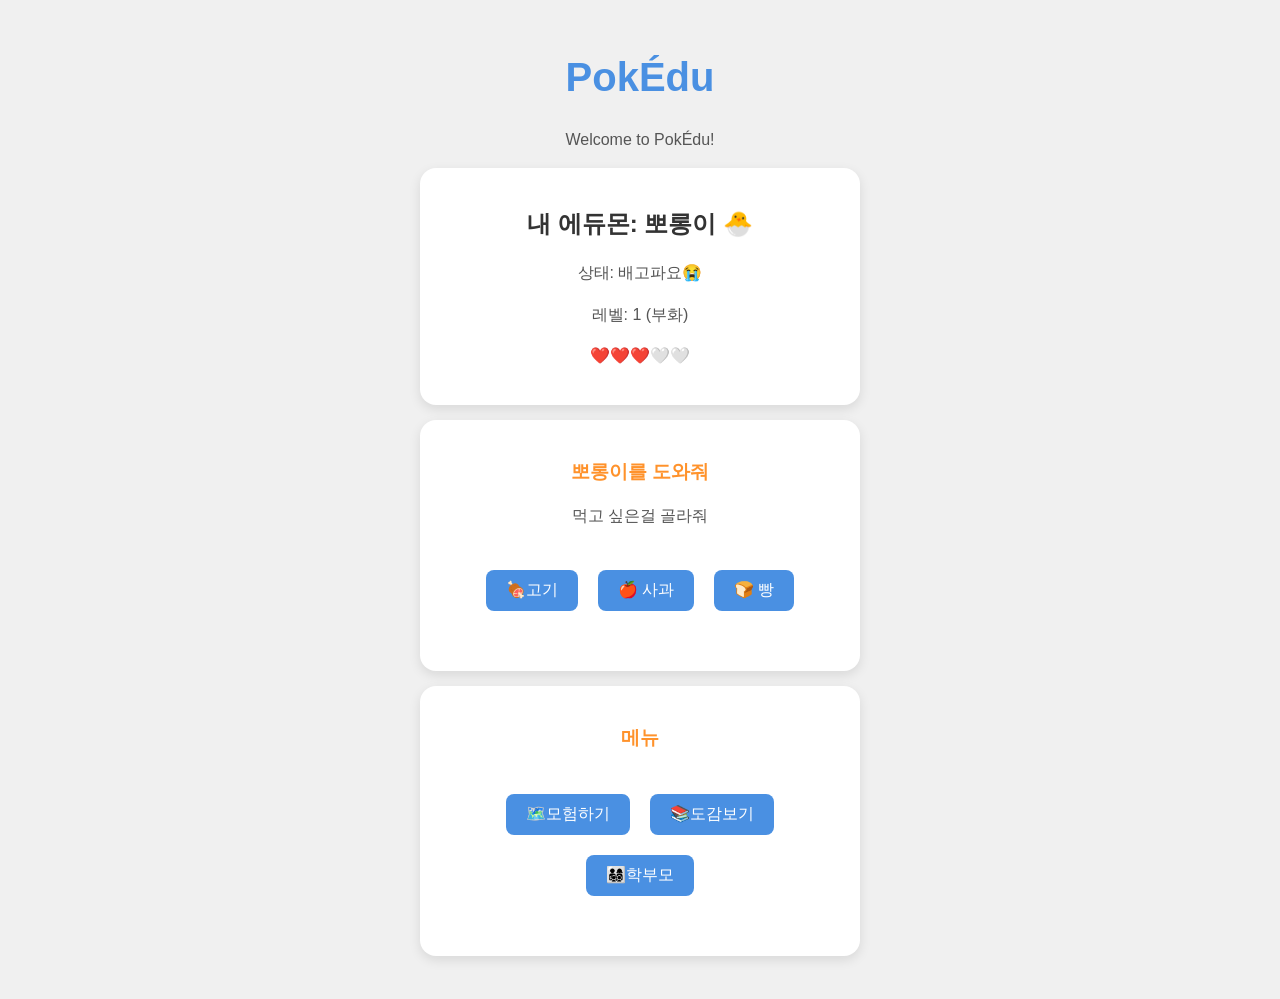
<file: index.html>
<!DOCTYPE html>
<html lang="ko">

<head>
  <meta charset="UTF-8">
  <title>PokÉdu</title>
  <link rel="stylesheet" href="style.css">
</head>

<body>
  <h1>PokÉdu</h1>
  <p>Welcome to PokÉdu!</p>
  <div>
    <h2>내 에듀몬: 뽀롱이 <span id="monster">🐣</span></h2>
    <p id="status">상태: 배고파요😭</p>
    <p id="level">레벨: 1 (부화)</p>
    <p id="heart">❤️❤️❤️🤍🤍</p>
  </div>
  <div>
    <h3>뽀롱이를 도와줘</h3>
    <p>먹고 싶은걸 골라줘</p>
    <div class="button-group">
      <button onclick="feedMonster('🍖고기', '를 ')">🍖고기</button>
      <button onclick="feedMonster('🍎 사과', '를 ')">🍎 사과</button>
      <button onclick="feedMonster('🍞 빵', '을 ')">🍞 빵</button>
    </div>
  </div>
  <div>
    <h3>메뉴</h3>
    <div class="button-group">
      <a href="adventure.html">
        <button>🗺️모험하기</button>
      </a>
      <a href="collection.html">
        <button>📚도감보기</button>
      </a>
      <a href="parent.html">
        <button>👨‍👩‍👧‍👦학부모</button>
      </a>
    </div>
  </div>
  <script>
    let level = 1; // 뽀롱이 레벨
    let heart = 3; // 뽀롱이 하트 (최대 5)
    let hungryTimer = null; // 
    타이머 저장용 변수 추가
    clearTimeout(hungryTimer); // 페이지 로드 시 기존 타이머 초기화
    hungryTimer = setTimeout(getHungry, 5000); // 5초 후 배고파지기 시작
    
    function feedMonster(food, article) {
      // 먹이 줬을 때 팝업
      alert("냠냠! 뽀롱이가 " + food + article + "먹었어요");

      // 상태 배부르게 변경
      document.getElementById("status").innerText = "상태: 배불러요😊";

      // 레벨 올리기
      level++;
      document.getElementById("level").innerText = "레벨: " + level + " (부화)";
      
      // 레벨에 따라 이모지 변경
      if (level >= 31) {
        document.getElementById("monster").innerText = "🦜"; 
      } 
      else if (level >=16) {
        document.getElementById("monster").innerText = "🐤"; 
      }
      else if (level >= 6){
          document.getElementById("monster").innerText = "🐥"; 
      }
      else {
        document.getElementById("monster").innerText = "🐣";  
        }
      // 하트 올리기 (최대 5)
      if (heart < 5) {
        heart++;
        document.getElementById("heart").innerText = "❤️".repeat(heart) + "🤍".repeat(5 - heart);
      }
      // 5초 후 다시 배고파지기
      setTimeout(getHungry, 5000);
    }

    function getHungry() {
      // 상태 배고프게 변경
      document.getElementById("status").innerText = "상태: 배고파요😭";

      // 하트 줄이기 (최소 0)
      if (heart > 0) {
        heart--;
        document.getElementById("heart").innerText = "❤️".repeat(heart) + "🤍".repeat(5 - heart);
      }
    } 
  </script>
</body>

</html>
</file>
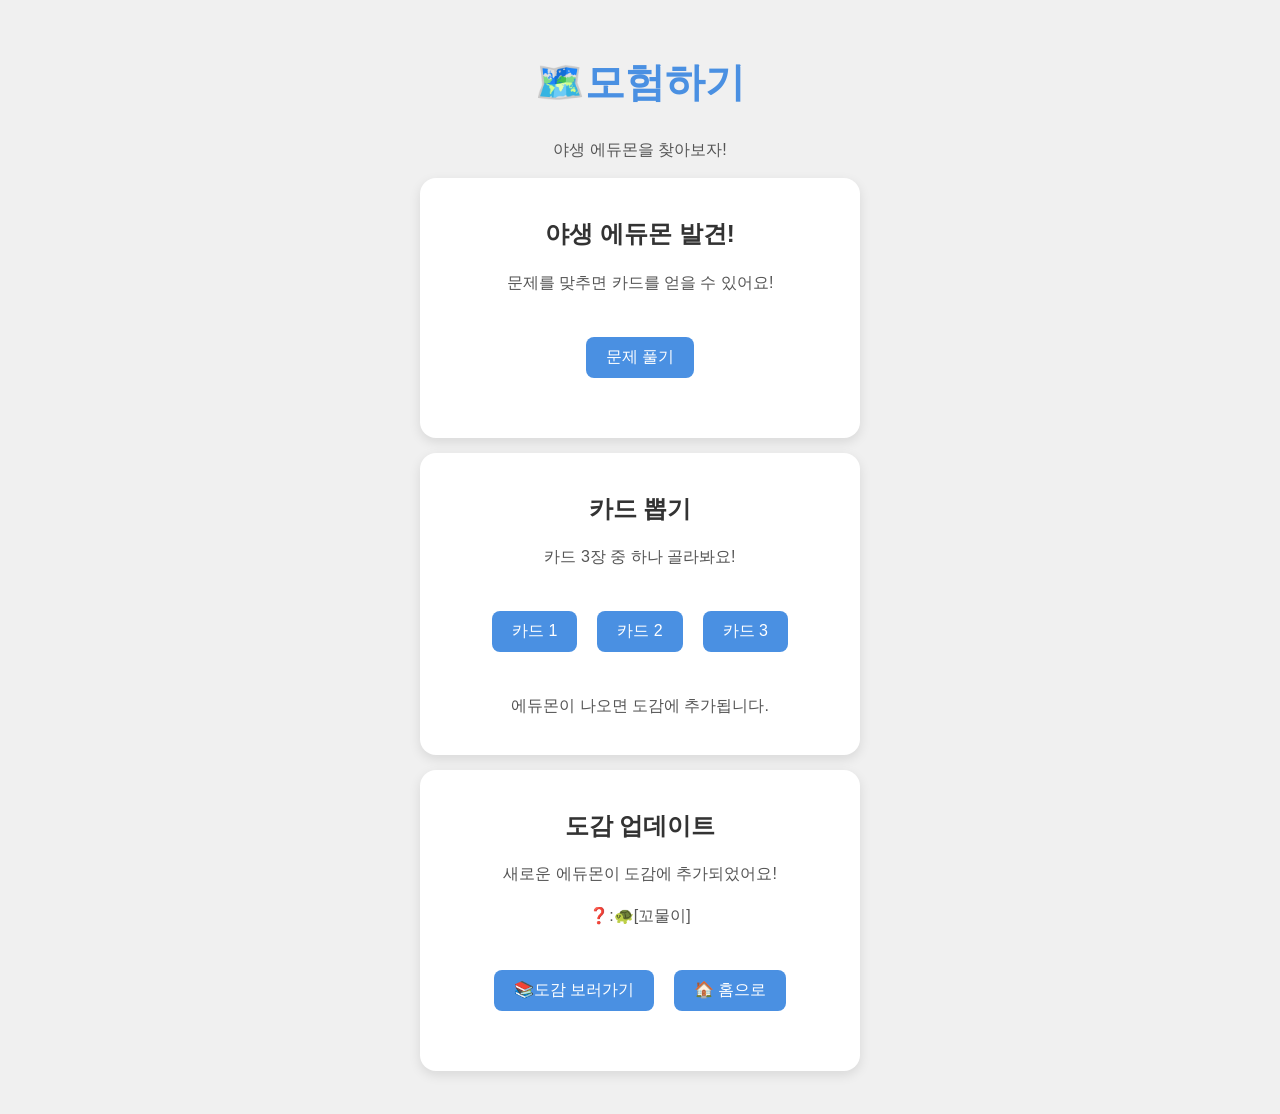
<file: adventure.html>
<!DOCTYPE html>
  <html lang="ko">
    <head>
      <meta charset="UTF-8">
      <title>모험하기 - PokÉdu</title>
      <link rel="stylesheet" href="style.css">    
    </head>
    <body> 
      <h1>🗺️모험하기</h1>
      <p>야생 에듀몬을 찾아보자!</p>
      <div>
        <h2>야생 에듀몬 발견!</h2>
        <p>문제를 맞추면 카드를 얻을 수 있어요!</p>
        <div class="button-group">
          <a href="adventure.html">
            <button>문제 풀기</button>
          </a>
        </div>
      </div>
      <div>
        <h2>카드 뽑기</h2>
        <p>카드 3장 중 하나 골라봐요!</p>
        <div class="button-group">  
        <button>카드 1</button>
          <button>카드 2</button>
          <button>카드 3</button>
        </div>
        <p>에듀몬이 나오면 도감에 추가됩니다.</p>
      </div>
      <div>
        <h2>도감 업데이트</h2>
        <p>새로운 에듀몬이 도감에 추가되었어요!</p>
        <p>❓:🐢[꼬물이]</p>
        <div class="button-group">
          <a href="collection.html">
            <button>📚도감 보러가기</button>
          </a>
          <a href="index.html">
            <button>🏠 홈으로</button>
          </a>
        </div>
      </div>
    </body>
  </html>
</file>
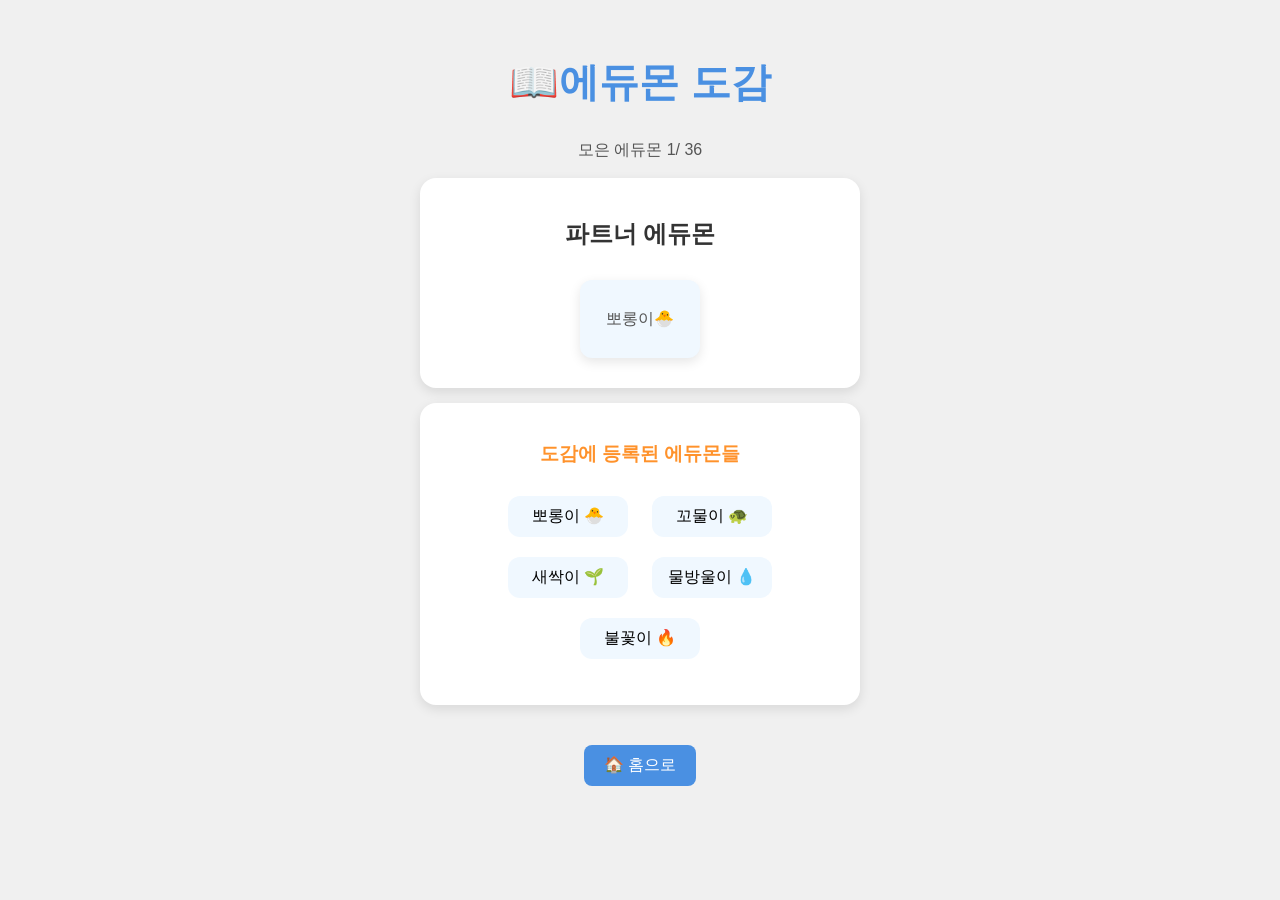
<file: collection.html>
<!DOCTYPE html>
  <html lang="ko">
    <head>
      <meta charset="UTF-8">
      <title>도감-PokÉdu</title>
      <link rel="stylesheet" href="style.css">
    </head>
    <body>  
      <h1>📖에듀몬 도감</h1>
      <p>모은 에듀몬 1/ 36</p>
      <div>
        <h2>파트너 에듀몬</h2>
        <div class="monster">
          <p>뽀롱이🐣</p>
        </div>
      </div>
        
      <div>
        <h3>도감에 등록된 에듀몬들</h3>
        <ul>
          <li class="monster">뽀롱이 🐣</li>
          <li class="monster">꼬물이 🐢</li>
          <li class="monster">새싹이 🌱</li>
          <li class="monster">물방울이 💧</li>
          <li class="monster">불꽃이 🔥</li>
        </ul>
      </div>
        <div class="button-group">
          <a href="index.html"><button>🏠 홈으로</button></a>
        </div>
    </body>
  </html>
</file>
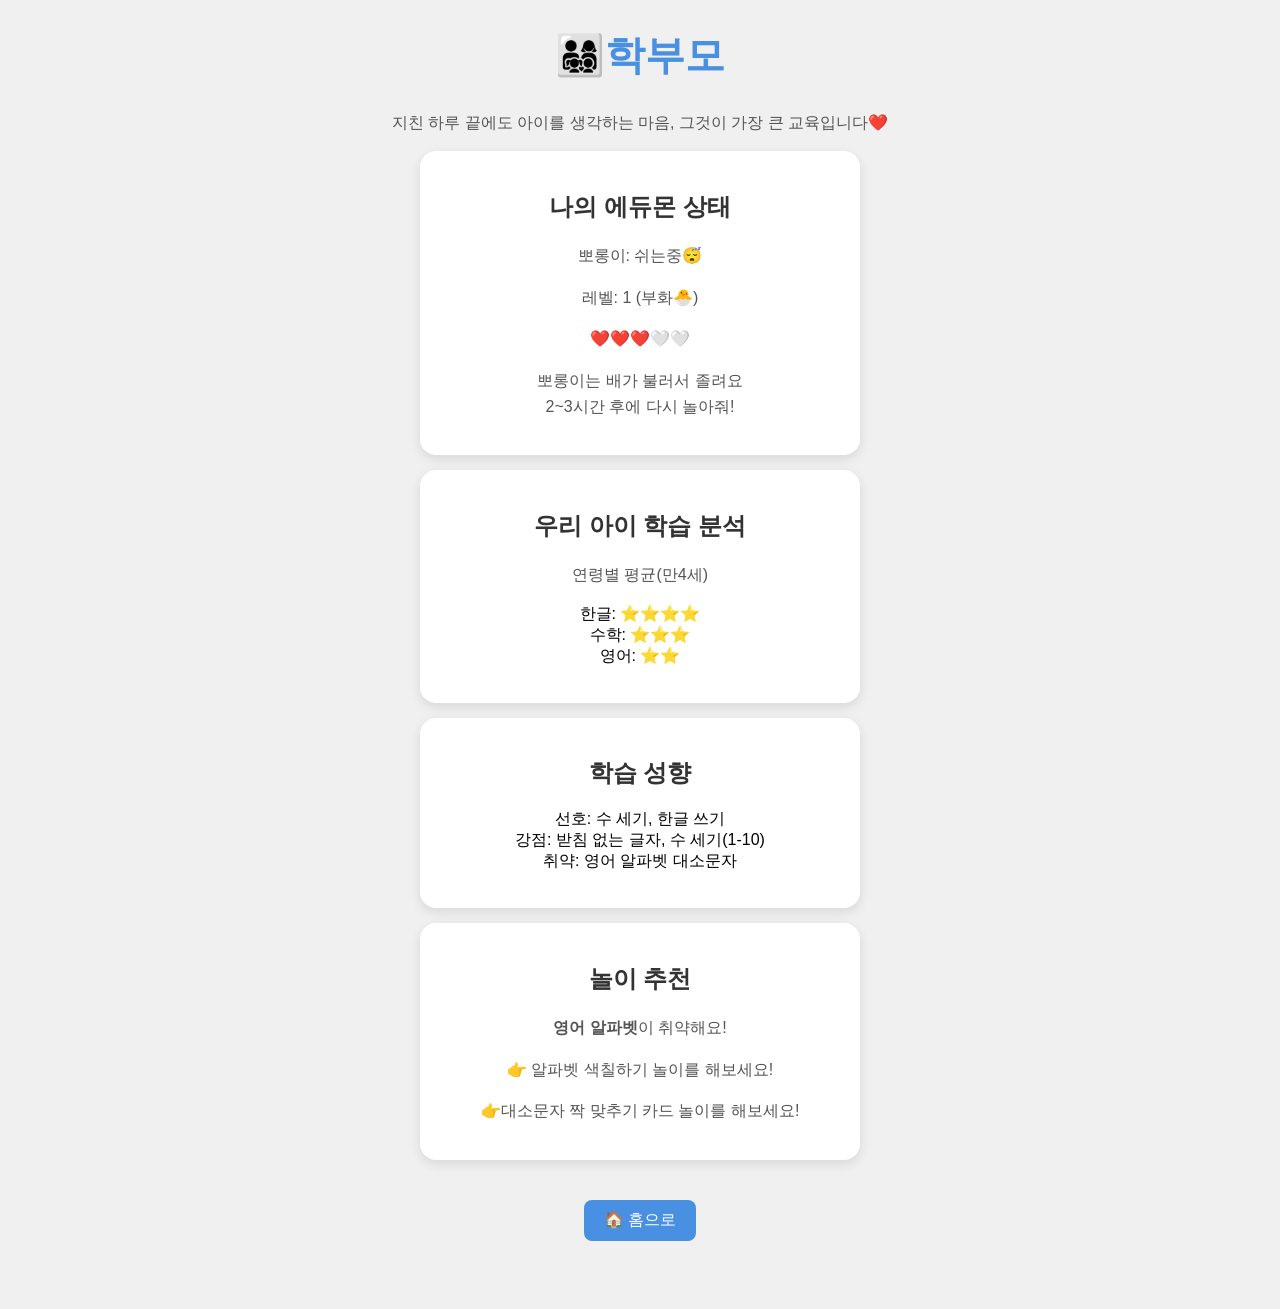
<file: parent.html>
<DOCTYPE html>
  <html lang="ko">
    <head>
      <meta charset="UTF-8">
      <title>학부모 - PokÉdu</title>
      <link rel="stylesheet" href="style.css">
    </head>
    <body>
      <h1>👨‍👩‍👧‍👦학부모</h1>
      <p>지친 하루 끝에도 아이를 생각하는 마음, 그것이 가장 큰 교육입니다❤️</p>
      <div>
        <h2>나의 에듀몬 상태</h2>
        <p>뽀롱이: 쉬는중😴</p>
        <p>레벨: 1 (부화🐣)</p>
        <p>❤️❤️❤️🤍🤍</p>
        <p>뽀롱이는 배가 불러서 졸려요 <br> 2~3시간 후에 다시 놀아줘!</p>
      </div>
      <div>
        <h2>우리 아이 학습 분석</h2>
        <p>연령별 평균(만4세)</p>
        <ul>
          <li>한글: ⭐⭐⭐⭐</li>
          <li>수학: ⭐⭐⭐</li>
          <li>영어: ⭐⭐</li>
        </ul> 
      </div>
      <div>
        <h2>학습 성향</h2>
        <ul>
          <li>선호: 수 세기, 한글 쓰기</li>
          <li>강점: 받침 없는 글자, 수 세기(1-10)</li>
          <li>취약: 영어 알파벳 대소문자</li>
        </ul>
      </div>
      <div>
        <h2>놀이 추천</h2>
        <p><strong>영어 알파벳</strong>이 취약해요!</p>
        <p>👉 알파벳 색칠하기 놀이를 해보세요!</p>
        <p>👉대소문자 짝 맞추기 카드 놀이를 해보세요!</p>
      </div>
        <div class="button-group">
          <a href="index.html"><button>🏠 홈으로</button></a>
        </div>
    </body>
  </html>
</file>
<file: style.css>
body {
  padding: 20px;
  background-color: #f0f0f0;
  font-family: sans-serif;
  text-align: center;
}
div {
  max-width:400px;
  margin:15px auto;
  padding: 20px;   
  background-color: white;
  border-radius:16px;     
  box-shadow: 0 4px 12px rgba(0,0,0,0.1); 
}
h1 {
  font-size: 40px;
  color: #4a90e2;
}
h2 {
  color: #333333;    
} 
h3 {
  color: #ff922b;    
}
p {
  font-size: 16px;
  color: #555555;
  line-height:1.6;
}
button {
  margin: 5px; 
  padding: 10px 20px;
  background-color: #4a90e2;  
  font-size: 16px;
  color: white;
  border: none;
  border-radius: 8px;
  cursor: pointer;
  transition: background-color 0.3s, transform 0.3s;
}
button:hover {
  background-color: #2178d4;
  transform: scale(1.05);

}
a{
  text-decoration: none;
}
ul {
  list-style: none;
  padding:0;
}
.monster{
  display: inline-block;
  margin:10px;
  padding: 10px;  
  background-color: #f0f8ff;
  border-radius: 12px;
  width:100px;
}
.button-group {
  display: flex;
  flex-wrap: wrap;
  gap: 10px;
  justify-content: center;
  background-color: transparent;
  box-shadow: none;
}

@media (max-width: 480px) {
  button {
    font-size: 14px;}
}
</file>
